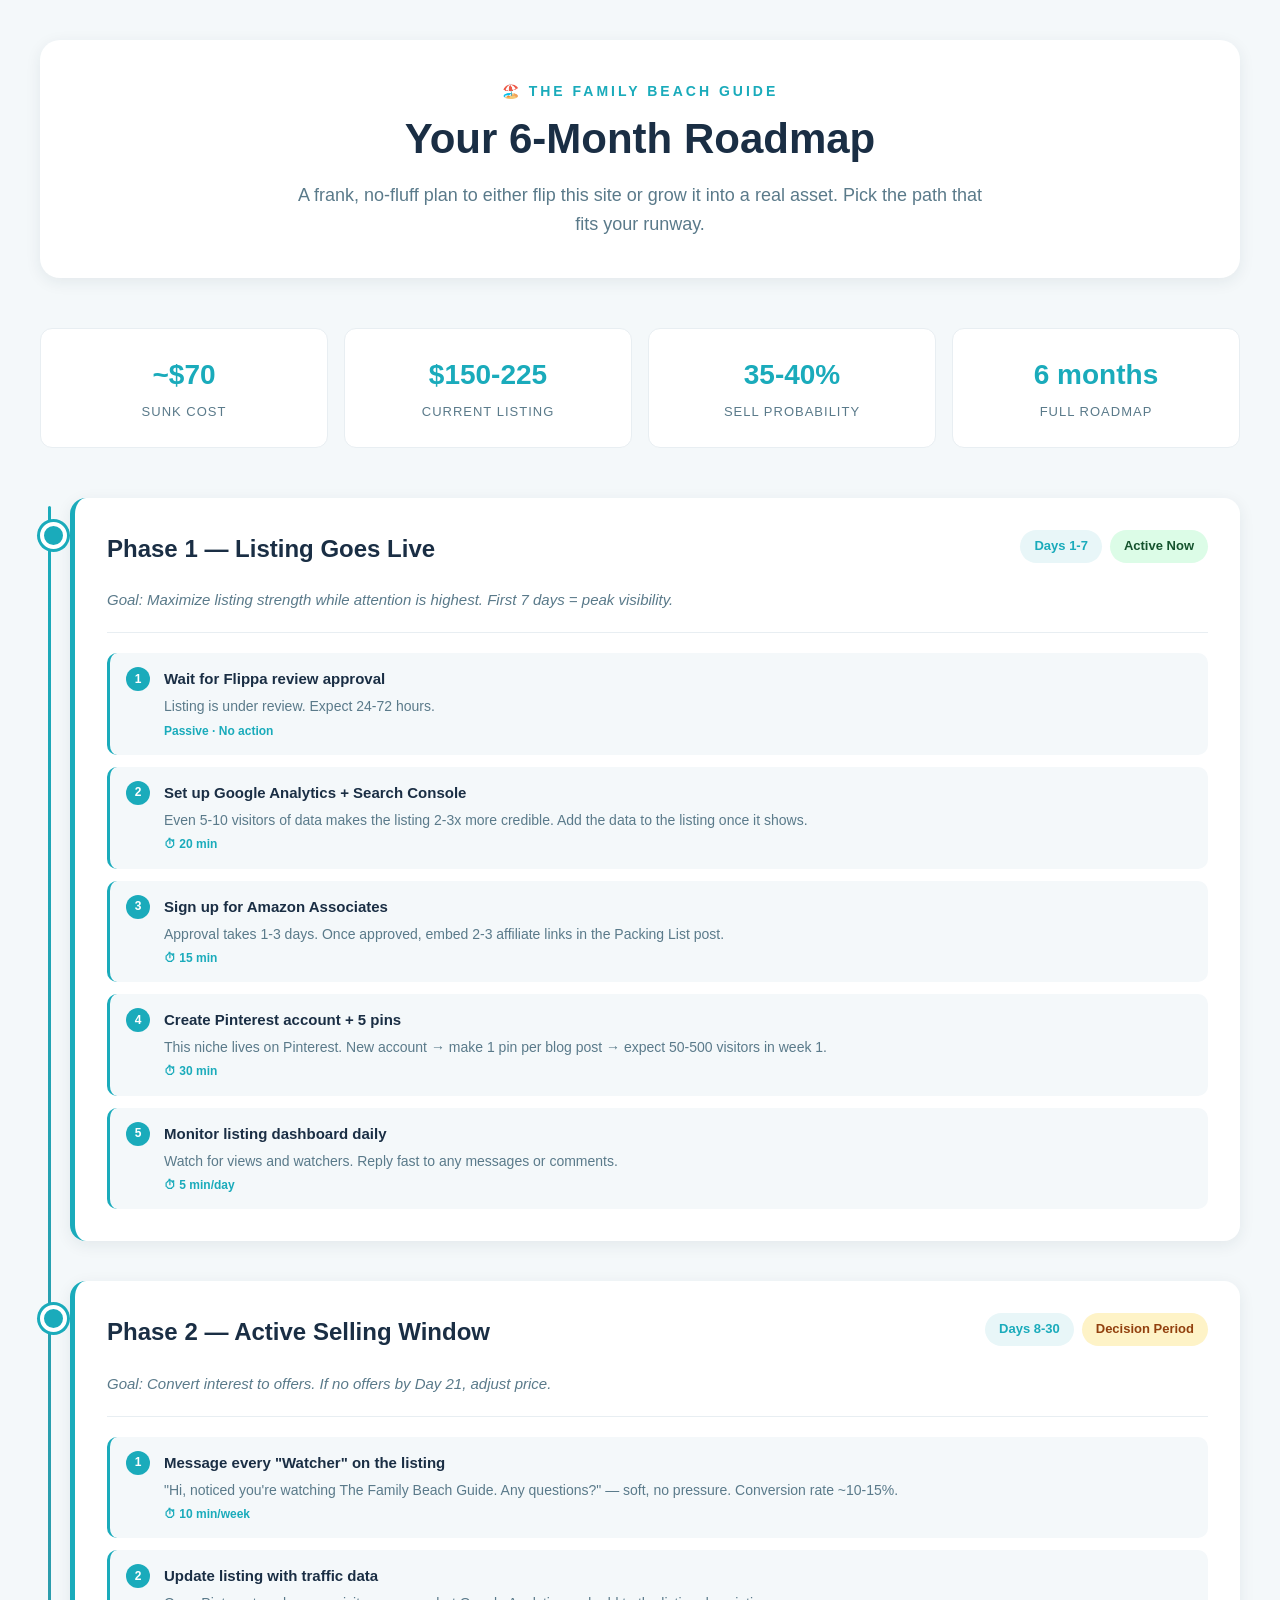
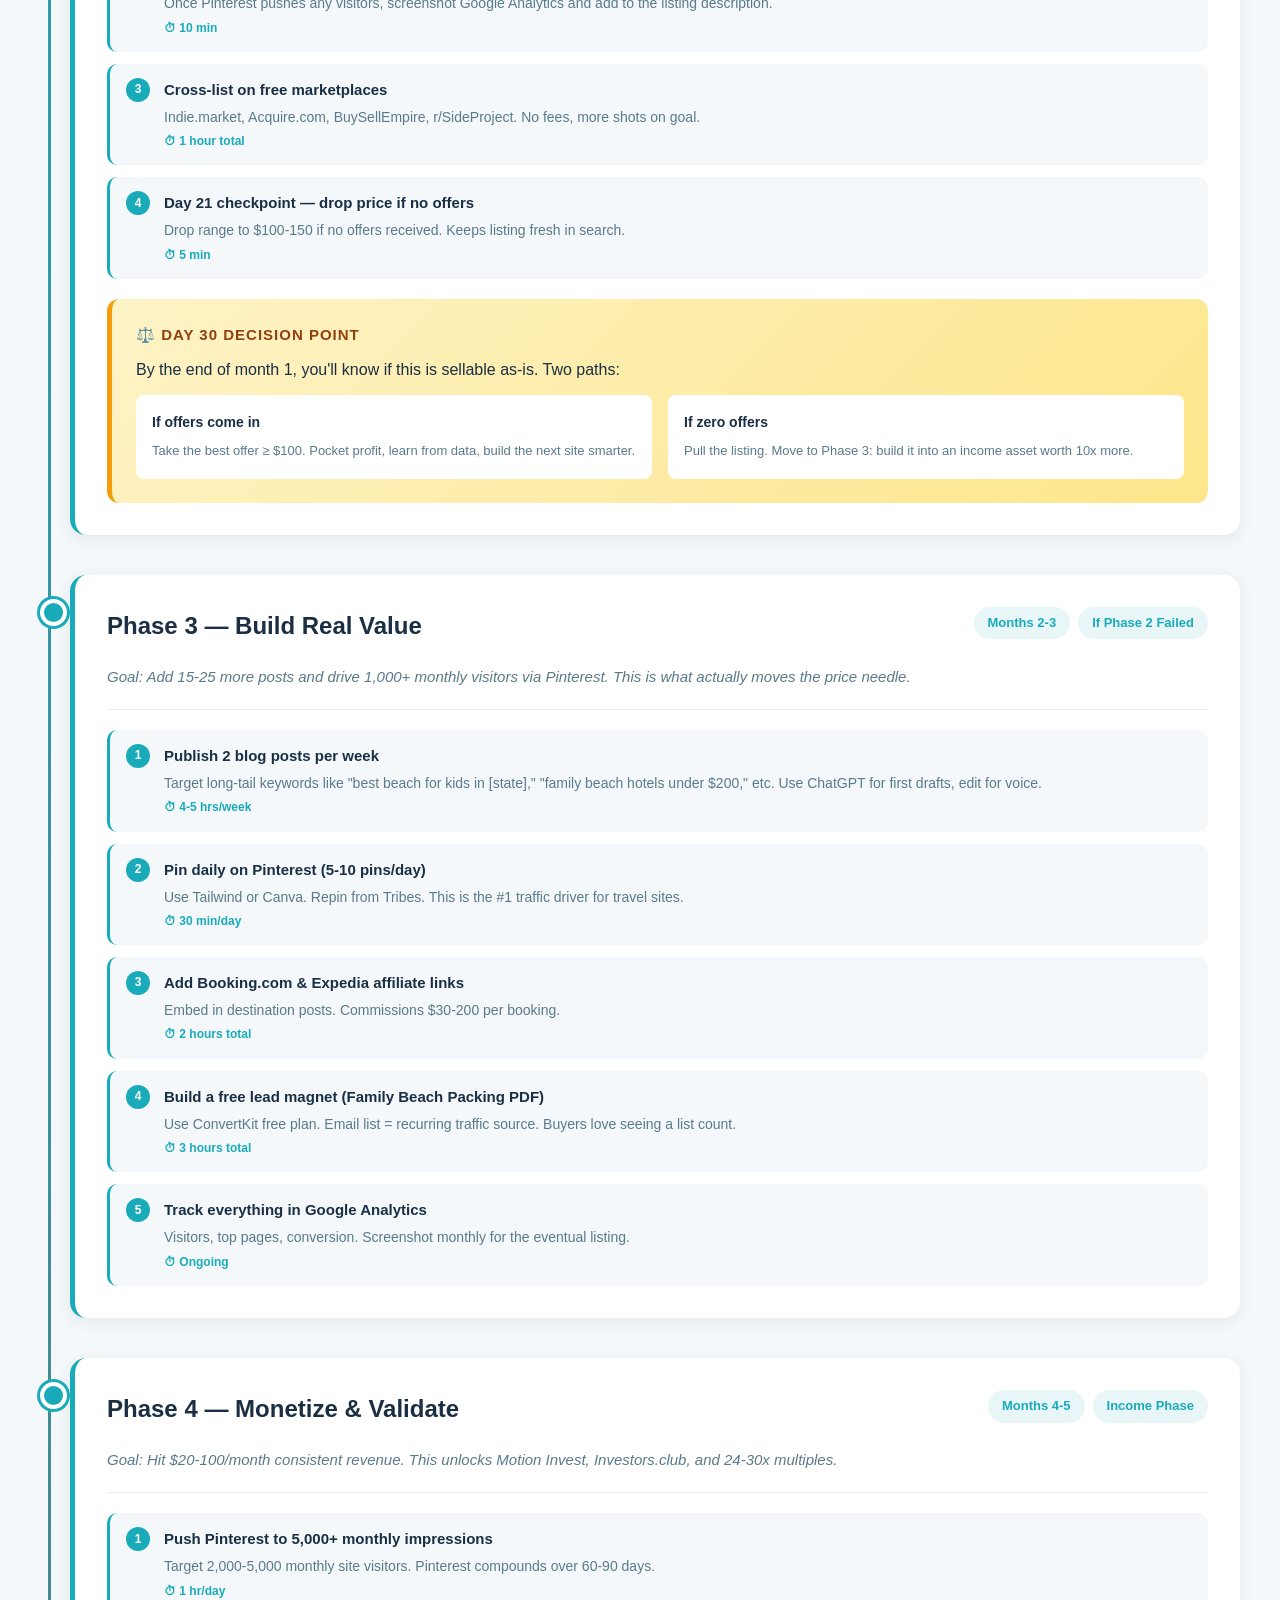
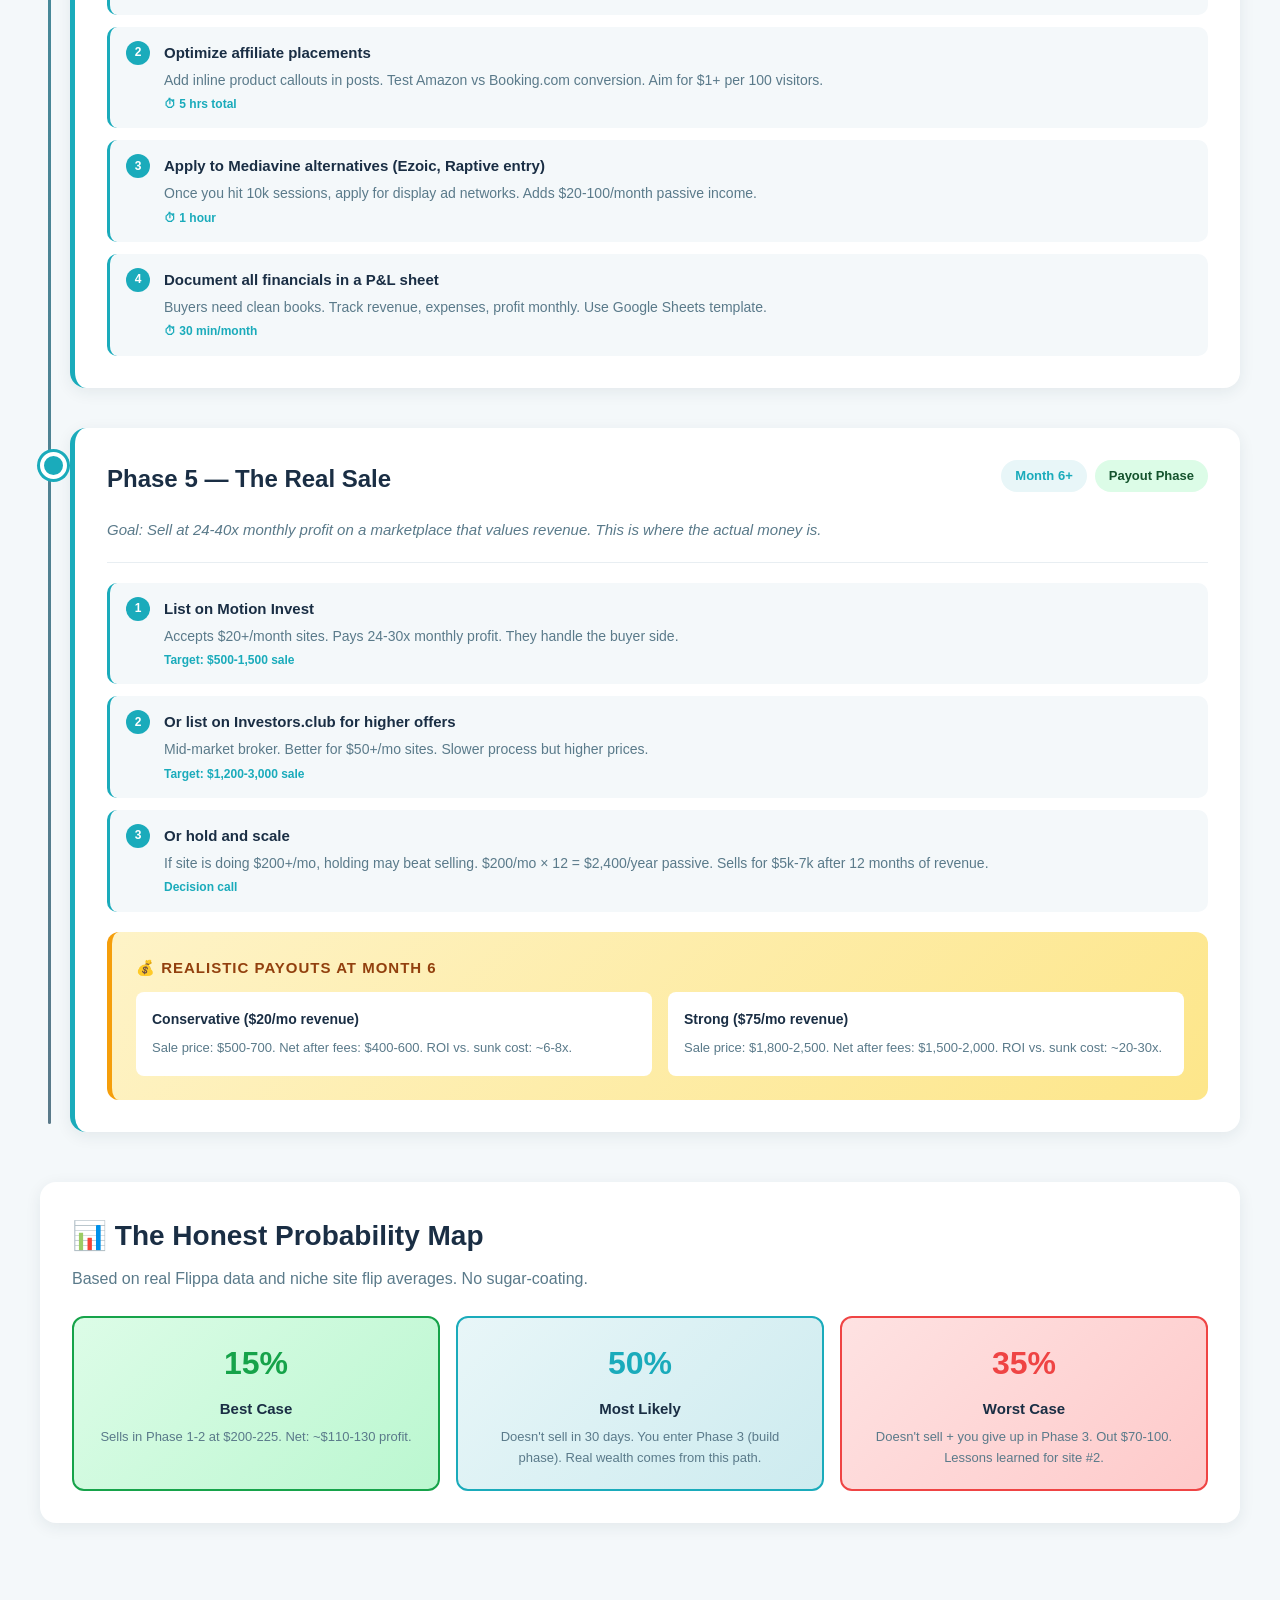
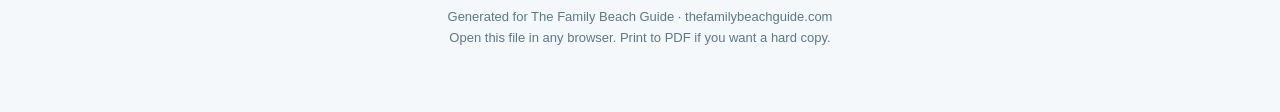
<file: family-beach-guide-roadmap.html>
<!DOCTYPE html>
<html lang="en">
<head>
<meta charset="UTF-8">
<title>The Family Beach Guide — Roadmap</title>
<style>
  :root {
    --teal: #1AABBB;
    --teal-light: #e8f6f8;
    --navy: #1a2e44;
    --slate: #5a7a8a;
    --bg: #f4f8fa;
    --white: #ffffff;
    --green: #16a34a;
    --amber: #f59e0b;
    --red: #ef4444;
    --border: #e8eef2;
    --shadow: 0 4px 16px rgba(26, 46, 68, 0.08);
    --shadow-lg: 0 12px 32px rgba(26, 46, 68, 0.12);
  }
  * { box-sizing: border-box; margin: 0; padding: 0; }
  body {
    font-family: -apple-system, BlinkMacSystemFont, "Segoe UI", Helvetica, Arial, sans-serif;
    background: var(--bg);
    color: var(--navy);
    line-height: 1.6;
    padding: 40px 20px;
  }
  .container { max-width: 1200px; margin: 0 auto; }

  /* Header */
  header {
    text-align: center;
    margin-bottom: 50px;
    padding: 40px;
    background: var(--white);
    border-radius: 20px;
    box-shadow: var(--shadow);
  }
  .logo {
    font-size: 14px;
    color: var(--teal);
    letter-spacing: 3px;
    text-transform: uppercase;
    font-weight: 700;
    margin-bottom: 12px;
  }
  h1 {
    font-size: 42px;
    line-height: 1.2;
    margin-bottom: 16px;
  }
  .subtitle {
    font-size: 18px;
    color: var(--slate);
    max-width: 700px;
    margin: 0 auto;
  }

  /* Stats */
  .stats {
    display: grid;
    grid-template-columns: repeat(4, 1fr);
    gap: 16px;
    margin-bottom: 50px;
  }
  .stat {
    background: var(--white);
    padding: 24px;
    border-radius: 12px;
    text-align: center;
    border: 1px solid var(--border);
  }
  .stat-num {
    font-size: 28px;
    font-weight: 700;
    color: var(--teal);
    margin-bottom: 4px;
  }
  .stat-label {
    font-size: 13px;
    color: var(--slate);
    text-transform: uppercase;
    letter-spacing: 1px;
  }

  /* Timeline */
  .timeline { position: relative; padding-left: 30px; }
  .timeline::before {
    content: '';
    position: absolute;
    left: 8px;
    top: 8px;
    bottom: 8px;
    width: 3px;
    background: linear-gradient(to bottom, var(--teal), var(--slate));
    border-radius: 3px;
  }
  .phase {
    position: relative;
    margin-bottom: 40px;
  }
  .phase::before {
    content: '';
    position: absolute;
    left: -30px;
    top: 24px;
    width: 19px;
    height: 19px;
    background: var(--teal);
    border: 4px solid var(--white);
    border-radius: 50%;
    box-shadow: 0 0 0 3px var(--teal);
  }
  .phase-card {
    background: var(--white);
    border-radius: 16px;
    padding: 32px;
    box-shadow: var(--shadow);
    border-left: 5px solid var(--teal);
  }
  .phase-header {
    display: flex;
    justify-content: space-between;
    align-items: flex-start;
    flex-wrap: wrap;
    gap: 12px;
    margin-bottom: 20px;
  }
  .phase-title {
    font-size: 24px;
    color: var(--navy);
  }
  .phase-meta {
    display: flex;
    gap: 8px;
    flex-wrap: wrap;
  }
  .badge {
    background: var(--teal-light);
    color: var(--teal);
    padding: 6px 14px;
    border-radius: 20px;
    font-size: 13px;
    font-weight: 600;
  }
  .badge.amber { background: #fef3c7; color: #92400e; }
  .badge.green { background: #dcfce7; color: #14532d; }
  .badge.red { background: #fee2e2; color: #991b1b; }
  .phase-goal {
    font-size: 15px;
    color: var(--slate);
    font-style: italic;
    margin-bottom: 20px;
    padding-bottom: 20px;
    border-bottom: 1px solid var(--border);
  }
  .tasks {
    display: grid;
    gap: 12px;
  }
  .task {
    display: flex;
    gap: 14px;
    align-items: flex-start;
    padding: 14px 16px;
    background: var(--bg);
    border-radius: 10px;
    border-left: 3px solid var(--teal);
  }
  .task-num {
    background: var(--teal);
    color: var(--white);
    width: 24px;
    height: 24px;
    min-width: 24px;
    border-radius: 50%;
    display: flex;
    align-items: center;
    justify-content: center;
    font-size: 12px;
    font-weight: 700;
    flex-shrink: 0;
  }
  .task-body { flex: 1; }
  .task-title {
    font-weight: 600;
    margin-bottom: 4px;
    font-size: 15px;
  }
  .task-desc {
    font-size: 14px;
    color: var(--slate);
  }
  .task-time {
    font-size: 12px;
    color: var(--teal);
    font-weight: 600;
    margin-top: 4px;
  }

  /* Decision box */
  .decision {
    background: linear-gradient(135deg, #fef3c7, #fde68a);
    border-left: 5px solid var(--amber);
    padding: 24px;
    border-radius: 12px;
    margin-top: 20px;
  }
  .decision-title {
    font-weight: 700;
    color: #92400e;
    margin-bottom: 10px;
    font-size: 15px;
    text-transform: uppercase;
    letter-spacing: 1px;
  }
  .decision-options {
    display: grid;
    grid-template-columns: 1fr 1fr;
    gap: 16px;
    margin-top: 12px;
  }
  .decision-option {
    background: var(--white);
    padding: 16px;
    border-radius: 8px;
  }
  .decision-option strong {
    color: var(--navy);
    display: block;
    margin-bottom: 4px;
    font-size: 14px;
  }
  .decision-option span {
    font-size: 13px;
    color: var(--slate);
  }

  /* Outcomes */
  .outcomes {
    background: var(--white);
    border-radius: 16px;
    padding: 32px;
    margin-top: 50px;
    box-shadow: var(--shadow);
  }
  .outcomes h2 {
    font-size: 28px;
    margin-bottom: 8px;
  }
  .outcomes-sub {
    color: var(--slate);
    margin-bottom: 24px;
  }
  .outcome-grid {
    display: grid;
    grid-template-columns: repeat(3, 1fr);
    gap: 16px;
  }
  .outcome {
    padding: 20px;
    border-radius: 12px;
    text-align: center;
  }
  .outcome.best {
    background: linear-gradient(135deg, #dcfce7, #bbf7d0);
    border: 2px solid var(--green);
  }
  .outcome.likely {
    background: linear-gradient(135deg, #e8f6f8, #cdebef);
    border: 2px solid var(--teal);
  }
  .outcome.worst {
    background: linear-gradient(135deg, #fee2e2, #fecaca);
    border: 2px solid var(--red);
  }
  .outcome-prob {
    font-size: 32px;
    font-weight: 700;
    margin-bottom: 8px;
  }
  .outcome.best .outcome-prob { color: var(--green); }
  .outcome.likely .outcome-prob { color: var(--teal); }
  .outcome.worst .outcome-prob { color: var(--red); }
  .outcome-label {
    font-weight: 700;
    margin-bottom: 6px;
    font-size: 15px;
  }
  .outcome-desc { font-size: 13px; color: var(--slate); }

  footer {
    text-align: center;
    margin-top: 60px;
    padding: 24px;
    color: var(--slate);
    font-size: 13px;
  }

  @media (max-width: 768px) {
    h1 { font-size: 30px; }
    .stats { grid-template-columns: repeat(2, 1fr); }
    .outcome-grid, .decision-options { grid-template-columns: 1fr; }
    .phase-card { padding: 22px; }
  }
</style>
</head>
<body>
<div class="container">

  <header>
    <div class="logo">🏖️ The Family Beach Guide</div>
    <h1>Your 6-Month Roadmap</h1>
    <p class="subtitle">A frank, no-fluff plan to either flip this site or grow it into a real asset. Pick the path that fits your runway.</p>
  </header>

  <div class="stats">
    <div class="stat">
      <div class="stat-num">~$70</div>
      <div class="stat-label">Sunk Cost</div>
    </div>
    <div class="stat">
      <div class="stat-num">$150-225</div>
      <div class="stat-label">Current Listing</div>
    </div>
    <div class="stat">
      <div class="stat-num">35-40%</div>
      <div class="stat-label">Sell Probability</div>
    </div>
    <div class="stat">
      <div class="stat-num">6 months</div>
      <div class="stat-label">Full Roadmap</div>
    </div>
  </div>

  <div class="timeline">

    <!-- PHASE 1 -->
    <div class="phase">
      <div class="phase-card">
        <div class="phase-header">
          <h2 class="phase-title">Phase 1 — Listing Goes Live</h2>
          <div class="phase-meta">
            <span class="badge">Days 1-7</span>
            <span class="badge green">Active Now</span>
          </div>
        </div>
        <p class="phase-goal">Goal: Maximize listing strength while attention is highest. First 7 days = peak visibility.</p>
        <div class="tasks">
          <div class="task"><div class="task-num">1</div><div class="task-body">
            <div class="task-title">Wait for Flippa review approval</div>
            <div class="task-desc">Listing is under review. Expect 24-72 hours.</div>
            <div class="task-time">Passive · No action</div>
          </div></div>
          <div class="task"><div class="task-num">2</div><div class="task-body">
            <div class="task-title">Set up Google Analytics + Search Console</div>
            <div class="task-desc">Even 5-10 visitors of data makes the listing 2-3x more credible. Add the data to the listing once it shows.</div>
            <div class="task-time">⏱ 20 min</div>
          </div></div>
          <div class="task"><div class="task-num">3</div><div class="task-body">
            <div class="task-title">Sign up for Amazon Associates</div>
            <div class="task-desc">Approval takes 1-3 days. Once approved, embed 2-3 affiliate links in the Packing List post.</div>
            <div class="task-time">⏱ 15 min</div>
          </div></div>
          <div class="task"><div class="task-num">4</div><div class="task-body">
            <div class="task-title">Create Pinterest account + 5 pins</div>
            <div class="task-desc">This niche lives on Pinterest. New account → make 1 pin per blog post → expect 50-500 visitors in week 1.</div>
            <div class="task-time">⏱ 30 min</div>
          </div></div>
          <div class="task"><div class="task-num">5</div><div class="task-body">
            <div class="task-title">Monitor listing dashboard daily</div>
            <div class="task-desc">Watch for views and watchers. Reply fast to any messages or comments.</div>
            <div class="task-time">⏱ 5 min/day</div>
          </div></div>
        </div>
      </div>
    </div>

    <!-- PHASE 2 -->
    <div class="phase">
      <div class="phase-card">
        <div class="phase-header">
          <h2 class="phase-title">Phase 2 — Active Selling Window</h2>
          <div class="phase-meta">
            <span class="badge">Days 8-30</span>
            <span class="badge amber">Decision Period</span>
          </div>
        </div>
        <p class="phase-goal">Goal: Convert interest to offers. If no offers by Day 21, adjust price.</p>
        <div class="tasks">
          <div class="task"><div class="task-num">1</div><div class="task-body">
            <div class="task-title">Message every "Watcher" on the listing</div>
            <div class="task-desc">"Hi, noticed you're watching The Family Beach Guide. Any questions?" — soft, no pressure. Conversion rate ~10-15%.</div>
            <div class="task-time">⏱ 10 min/week</div>
          </div></div>
          <div class="task"><div class="task-num">2</div><div class="task-body">
            <div class="task-title">Update listing with traffic data</div>
            <div class="task-desc">Once Pinterest pushes any visitors, screenshot Google Analytics and add to the listing description.</div>
            <div class="task-time">⏱ 10 min</div>
          </div></div>
          <div class="task"><div class="task-num">3</div><div class="task-body">
            <div class="task-title">Cross-list on free marketplaces</div>
            <div class="task-desc">Indie.market, Acquire.com, BuySellEmpire, r/SideProject. No fees, more shots on goal.</div>
            <div class="task-time">⏱ 1 hour total</div>
          </div></div>
          <div class="task"><div class="task-num">4</div><div class="task-body">
            <div class="task-title">Day 21 checkpoint — drop price if no offers</div>
            <div class="task-desc">Drop range to $100-150 if no offers received. Keeps listing fresh in search.</div>
            <div class="task-time">⏱ 5 min</div>
          </div></div>
        </div>
        <div class="decision">
          <div class="decision-title">⚖️ Day 30 Decision Point</div>
          <p>By the end of month 1, you'll know if this is sellable as-is. Two paths:</p>
          <div class="decision-options">
            <div class="decision-option">
              <strong>If offers come in</strong>
              <span>Take the best offer ≥ $100. Pocket profit, learn from data, build the next site smarter.</span>
            </div>
            <div class="decision-option">
              <strong>If zero offers</strong>
              <span>Pull the listing. Move to Phase 3: build it into an income asset worth 10x more.</span>
            </div>
          </div>
        </div>
      </div>
    </div>

    <!-- PHASE 3 -->
    <div class="phase">
      <div class="phase-card">
        <div class="phase-header">
          <h2 class="phase-title">Phase 3 — Build Real Value</h2>
          <div class="phase-meta">
            <span class="badge">Months 2-3</span>
            <span class="badge">If Phase 2 Failed</span>
          </div>
        </div>
        <p class="phase-goal">Goal: Add 15-25 more posts and drive 1,000+ monthly visitors via Pinterest. This is what actually moves the price needle.</p>
        <div class="tasks">
          <div class="task"><div class="task-num">1</div><div class="task-body">
            <div class="task-title">Publish 2 blog posts per week</div>
            <div class="task-desc">Target long-tail keywords like "best beach for kids in [state]," "family beach hotels under $200," etc. Use ChatGPT for first drafts, edit for voice.</div>
            <div class="task-time">⏱ 4-5 hrs/week</div>
          </div></div>
          <div class="task"><div class="task-num">2</div><div class="task-body">
            <div class="task-title">Pin daily on Pinterest (5-10 pins/day)</div>
            <div class="task-desc">Use Tailwind or Canva. Repin from Tribes. This is the #1 traffic driver for travel sites.</div>
            <div class="task-time">⏱ 30 min/day</div>
          </div></div>
          <div class="task"><div class="task-num">3</div><div class="task-body">
            <div class="task-title">Add Booking.com & Expedia affiliate links</div>
            <div class="task-desc">Embed in destination posts. Commissions $30-200 per booking.</div>
            <div class="task-time">⏱ 2 hours total</div>
          </div></div>
          <div class="task"><div class="task-num">4</div><div class="task-body">
            <div class="task-title">Build a free lead magnet (Family Beach Packing PDF)</div>
            <div class="task-desc">Use ConvertKit free plan. Email list = recurring traffic source. Buyers love seeing a list count.</div>
            <div class="task-time">⏱ 3 hours total</div>
          </div></div>
          <div class="task"><div class="task-num">5</div><div class="task-body">
            <div class="task-title">Track everything in Google Analytics</div>
            <div class="task-desc">Visitors, top pages, conversion. Screenshot monthly for the eventual listing.</div>
            <div class="task-time">⏱ Ongoing</div>
          </div></div>
        </div>
      </div>
    </div>

    <!-- PHASE 4 -->
    <div class="phase">
      <div class="phase-card">
        <div class="phase-header">
          <h2 class="phase-title">Phase 4 — Monetize & Validate</h2>
          <div class="phase-meta">
            <span class="badge">Months 4-5</span>
            <span class="badge">Income Phase</span>
          </div>
        </div>
        <p class="phase-goal">Goal: Hit $20-100/month consistent revenue. This unlocks Motion Invest, Investors.club, and 24-30x multiples.</p>
        <div class="tasks">
          <div class="task"><div class="task-num">1</div><div class="task-body">
            <div class="task-title">Push Pinterest to 5,000+ monthly impressions</div>
            <div class="task-desc">Target 2,000-5,000 monthly site visitors. Pinterest compounds over 60-90 days.</div>
            <div class="task-time">⏱ 1 hr/day</div>
          </div></div>
          <div class="task"><div class="task-num">2</div><div class="task-body">
            <div class="task-title">Optimize affiliate placements</div>
            <div class="task-desc">Add inline product callouts in posts. Test Amazon vs Booking.com conversion. Aim for $1+ per 100 visitors.</div>
            <div class="task-time">⏱ 5 hrs total</div>
          </div></div>
          <div class="task"><div class="task-num">3</div><div class="task-body">
            <div class="task-title">Apply to Mediavine alternatives (Ezoic, Raptive entry)</div>
            <div class="task-desc">Once you hit 10k sessions, apply for display ad networks. Adds $20-100/month passive income.</div>
            <div class="task-time">⏱ 1 hour</div>
          </div></div>
          <div class="task"><div class="task-num">4</div><div class="task-body">
            <div class="task-title">Document all financials in a P&L sheet</div>
            <div class="task-desc">Buyers need clean books. Track revenue, expenses, profit monthly. Use Google Sheets template.</div>
            <div class="task-time">⏱ 30 min/month</div>
          </div></div>
        </div>
      </div>
    </div>

    <!-- PHASE 5 -->
    <div class="phase">
      <div class="phase-card">
        <div class="phase-header">
          <h2 class="phase-title">Phase 5 — The Real Sale</h2>
          <div class="phase-meta">
            <span class="badge">Month 6+</span>
            <span class="badge green">Payout Phase</span>
          </div>
        </div>
        <p class="phase-goal">Goal: Sell at 24-40x monthly profit on a marketplace that values revenue. This is where the actual money is.</p>
        <div class="tasks">
          <div class="task"><div class="task-num">1</div><div class="task-body">
            <div class="task-title">List on Motion Invest</div>
            <div class="task-desc">Accepts $20+/month sites. Pays 24-30x monthly profit. They handle the buyer side.</div>
            <div class="task-time">Target: $500-1,500 sale</div>
          </div></div>
          <div class="task"><div class="task-num">2</div><div class="task-body">
            <div class="task-title">Or list on Investors.club for higher offers</div>
            <div class="task-desc">Mid-market broker. Better for $50+/mo sites. Slower process but higher prices.</div>
            <div class="task-time">Target: $1,200-3,000 sale</div>
          </div></div>
          <div class="task"><div class="task-num">3</div><div class="task-body">
            <div class="task-title">Or hold and scale</div>
            <div class="task-desc">If site is doing $200+/mo, holding may beat selling. $200/mo × 12 = $2,400/year passive. Sells for $5k-7k after 12 months of revenue.</div>
            <div class="task-time">Decision call</div>
          </div></div>
        </div>
        <div class="decision">
          <div class="decision-title">💰 Realistic Payouts at Month 6</div>
          <div class="decision-options">
            <div class="decision-option">
              <strong>Conservative ($20/mo revenue)</strong>
              <span>Sale price: $500-700. Net after fees: $400-600. ROI vs. sunk cost: ~6-8x.</span>
            </div>
            <div class="decision-option">
              <strong>Strong ($75/mo revenue)</strong>
              <span>Sale price: $1,800-2,500. Net after fees: $1,500-2,000. ROI vs. sunk cost: ~20-30x.</span>
            </div>
          </div>
        </div>
      </div>
    </div>

  </div>

  <!-- OUTCOMES -->
  <div class="outcomes">
    <h2>📊 The Honest Probability Map</h2>
    <p class="outcomes-sub">Based on real Flippa data and niche site flip averages. No sugar-coating.</p>
    <div class="outcome-grid">
      <div class="outcome best">
        <div class="outcome-prob">15%</div>
        <div class="outcome-label">Best Case</div>
        <div class="outcome-desc">Sells in Phase 1-2 at $200-225. Net: ~$110-130 profit.</div>
      </div>
      <div class="outcome likely">
        <div class="outcome-prob">50%</div>
        <div class="outcome-label">Most Likely</div>
        <div class="outcome-desc">Doesn't sell in 30 days. You enter Phase 3 (build phase). Real wealth comes from this path.</div>
      </div>
      <div class="outcome worst">
        <div class="outcome-prob">35%</div>
        <div class="outcome-label">Worst Case</div>
        <div class="outcome-desc">Doesn't sell + you give up in Phase 3. Out $70-100. Lessons learned for site #2.</div>
      </div>
    </div>
  </div>

  <footer>
    Generated for The Family Beach Guide · thefamilybeachguide.com<br>
    Open this file in any browser. Print to PDF if you want a hard copy.
  </footer>

</div>
</body>
</html>
</file>
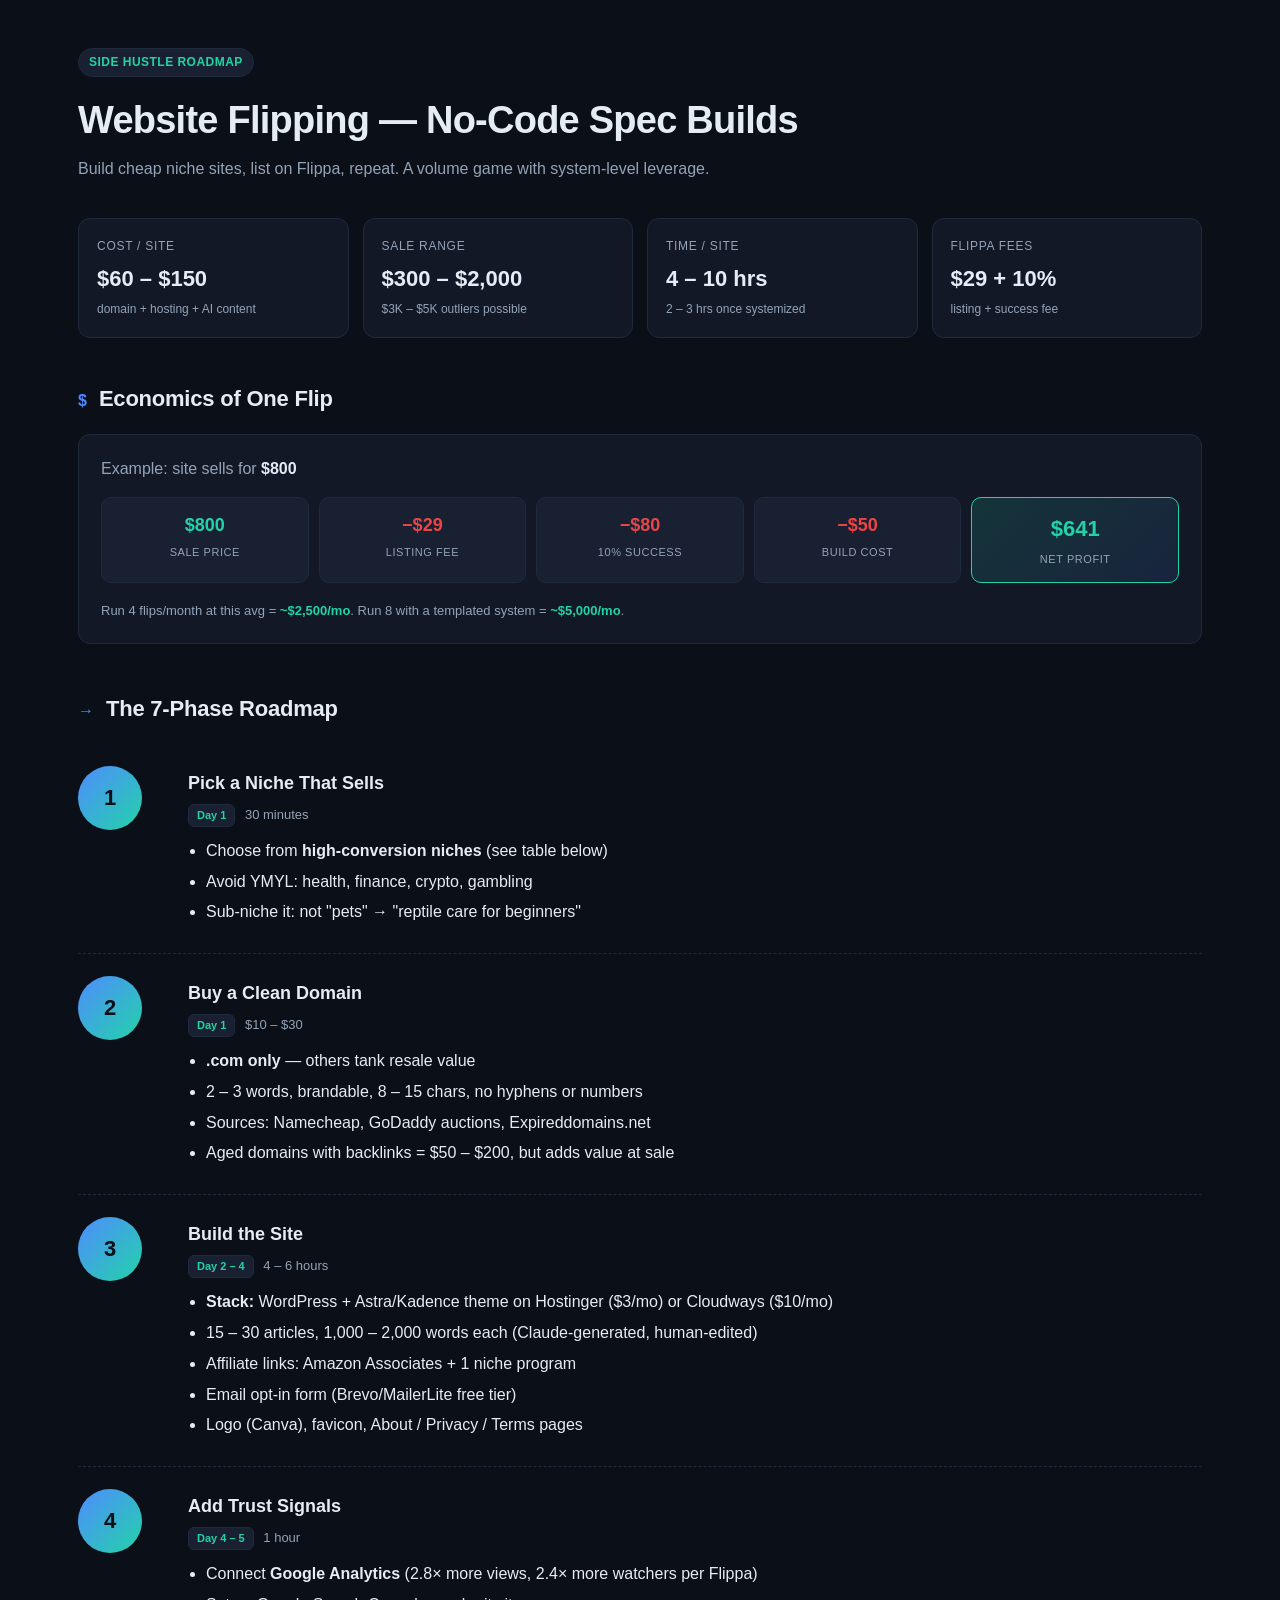
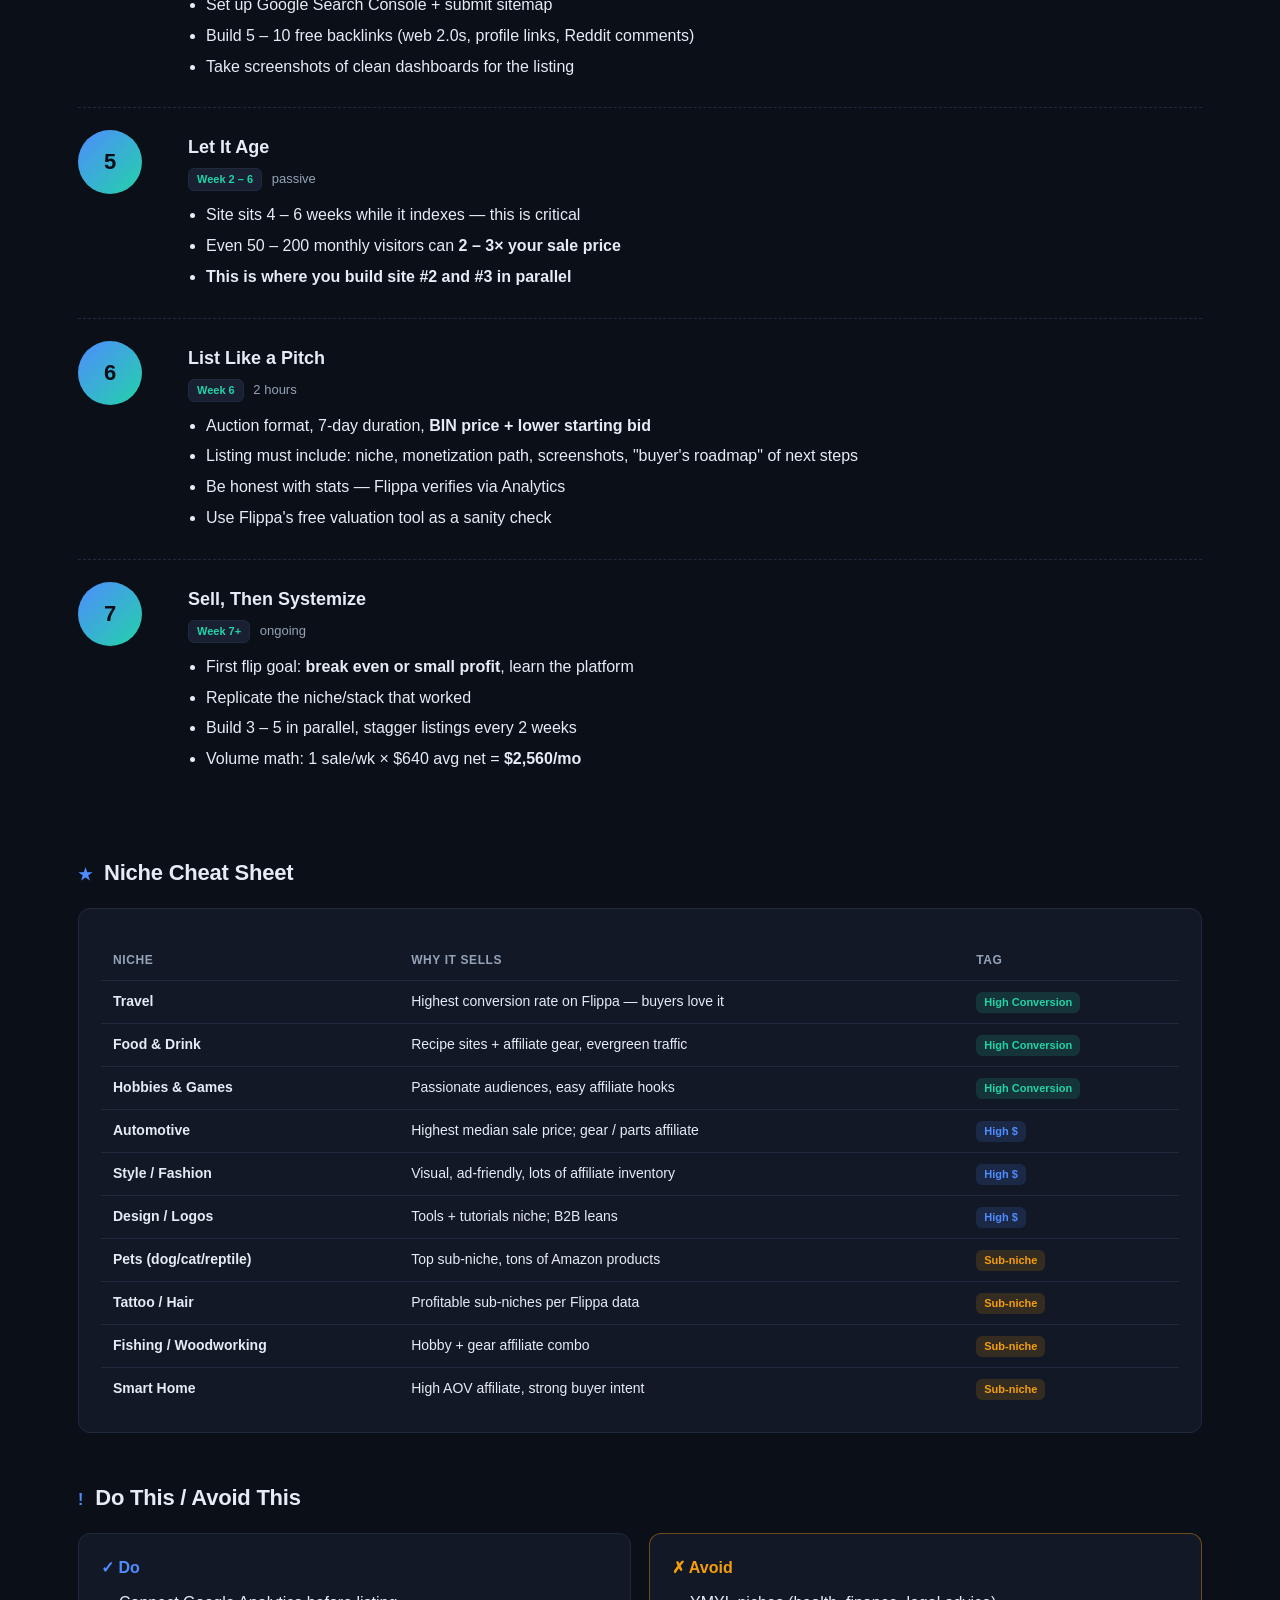
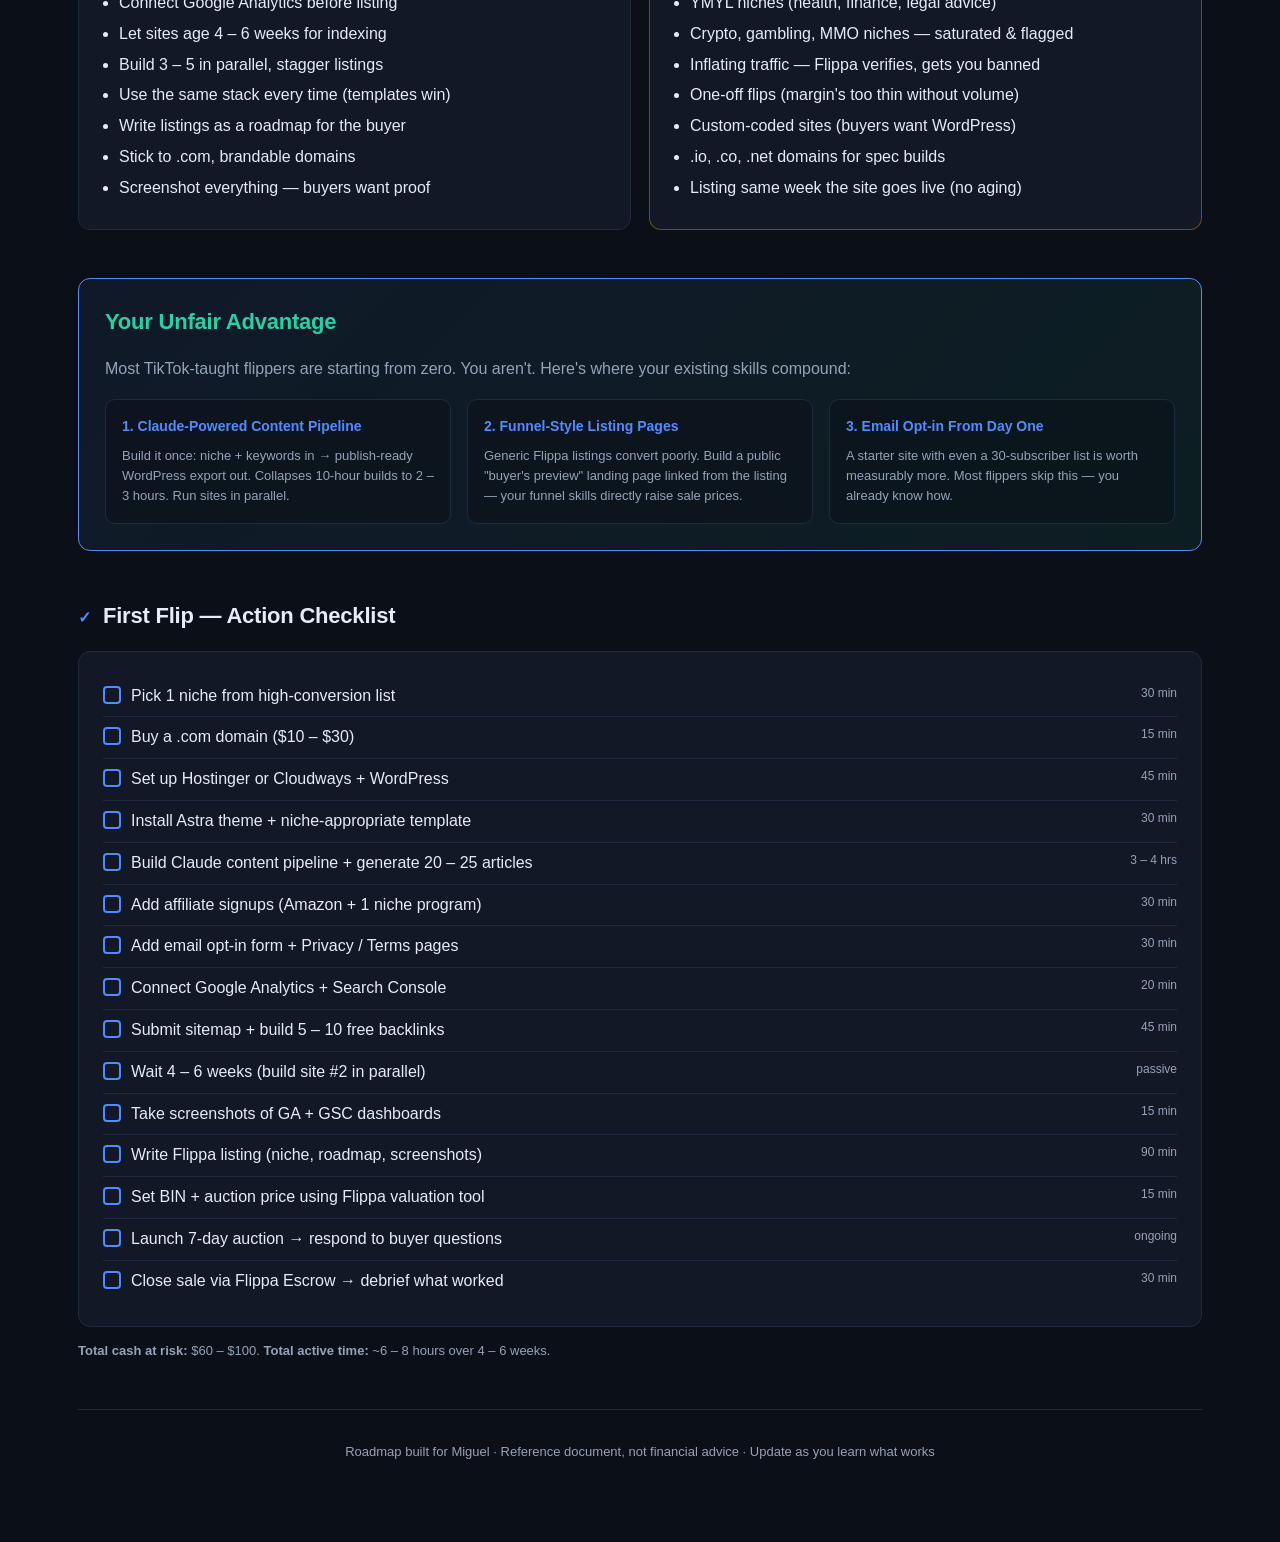
<file: website-flipping-roadmap.html>
<!DOCTYPE html>
<html lang="en">
<head>
<meta charset="UTF-8" />
<meta name="viewport" content="width=device-width, initial-scale=1.0" />
<title>Website Flipping Roadmap — No-Code Spec Builds</title>
<style>
  :root {
    --bg: #0b0f17;
    --panel: #121826;
    --panel-2: #182032;
    --border: #1f2a3f;
    --text: #e6ecf5;
    --muted: #94a3b8;
    --accent: #4f8cff;
    --accent-2: #22d3a8;
    --warn: #f59e0b;
    --danger: #ef4444;
  }
  * { box-sizing: border-box; }
  html, body { margin: 0; padding: 0; background: var(--bg); color: var(--text); font-family: -apple-system, BlinkMacSystemFont, "Segoe UI", Roboto, sans-serif; line-height: 1.55; }
  .wrap { max-width: 1180px; margin: 0 auto; padding: 48px 28px 80px; }
  header { margin-bottom: 36px; }
  h1 { font-size: 38px; margin: 0 0 8px; letter-spacing: -0.02em; }
  h2 { font-size: 22px; margin: 0 0 18px; letter-spacing: -0.01em; }
  h3 { font-size: 16px; margin: 0 0 10px; }
  .subtitle { color: var(--muted); font-size: 16px; margin: 0; }
  .badge { display: inline-block; padding: 4px 10px; border-radius: 999px; background: var(--panel-2); color: var(--accent-2); font-size: 12px; font-weight: 600; letter-spacing: 0.04em; text-transform: uppercase; margin-bottom: 14px; border: 1px solid var(--border); }

  /* Stats row */
  .stats { display: grid; grid-template-columns: repeat(4, 1fr); gap: 14px; margin-bottom: 44px; }
  .stat { background: var(--panel); border: 1px solid var(--border); border-radius: 12px; padding: 18px; }
  .stat .label { color: var(--muted); font-size: 12px; text-transform: uppercase; letter-spacing: 0.06em; }
  .stat .value { font-size: 22px; font-weight: 700; margin-top: 6px; }
  .stat .sub { color: var(--muted); font-size: 12px; margin-top: 4px; }

  /* Phase timeline */
  .phases { position: relative; margin-bottom: 56px; }
  .phase { display: grid; grid-template-columns: 88px 1fr; gap: 22px; padding: 22px 0; border-bottom: 1px dashed var(--border); }
  .phase:last-child { border-bottom: none; }
  .phase-num { width: 64px; height: 64px; border-radius: 50%; background: linear-gradient(135deg, var(--accent), var(--accent-2)); display: flex; align-items: center; justify-content: center; font-weight: 800; font-size: 22px; color: #0b0f17; }
  .phase-body h3 { font-size: 18px; margin: 4px 0 6px; }
  .phase-meta { color: var(--muted); font-size: 13px; margin-bottom: 12px; }
  .phase-body ul { margin: 8px 0 0 18px; padding: 0; }
  .phase-body li { margin-bottom: 6px; }
  .pill { display: inline-block; padding: 2px 8px; border-radius: 6px; background: var(--panel-2); border: 1px solid var(--border); color: var(--accent-2); font-size: 11px; font-weight: 600; margin-right: 6px; }

  /* Two-column grid */
  .grid-2 { display: grid; grid-template-columns: 1fr 1fr; gap: 18px; margin-bottom: 44px; }
  .card { background: var(--panel); border: 1px solid var(--border); border-radius: 12px; padding: 22px; }
  .card.warn { border-color: rgba(245, 158, 11, 0.4); }
  .card h3 { color: var(--accent); }
  .card.warn h3 { color: var(--warn); }
  .card ul { margin: 10px 0 0 18px; padding: 0; }
  .card li { margin-bottom: 6px; }

  /* Niche table */
  table { width: 100%; border-collapse: collapse; margin-top: 10px; }
  th, td { text-align: left; padding: 10px 12px; border-bottom: 1px solid var(--border); font-size: 14px; }
  th { color: var(--muted); font-weight: 600; font-size: 12px; text-transform: uppercase; letter-spacing: 0.05em; }
  tr:last-child td { border-bottom: none; }
  .tag { display: inline-block; padding: 2px 8px; border-radius: 6px; font-size: 11px; font-weight: 700; }
  .tag-conv { background: rgba(34, 211, 168, 0.15); color: var(--accent-2); }
  .tag-price { background: rgba(79, 140, 255, 0.15); color: var(--accent); }
  .tag-niche { background: rgba(245, 158, 11, 0.15); color: var(--warn); }

  /* Money flow */
  .flow { display: grid; grid-template-columns: repeat(5, 1fr); gap: 10px; margin-top: 14px; }
  .flow-step { background: var(--panel-2); border: 1px solid var(--border); border-radius: 10px; padding: 14px; text-align: center; position: relative; }
  .flow-step .amt { font-size: 18px; font-weight: 700; color: var(--accent-2); }
  .flow-step .lbl { color: var(--muted); font-size: 11px; text-transform: uppercase; letter-spacing: 0.05em; margin-top: 4px; }
  .flow-step.profit { background: linear-gradient(135deg, rgba(34, 211, 168, 0.15), rgba(79, 140, 255, 0.1)); border-color: var(--accent-2); }
  .flow-step.profit .amt { color: var(--accent-2); font-size: 22px; }

  /* Checklist */
  .checklist { background: var(--panel); border: 1px solid var(--border); border-radius: 12px; padding: 24px; }
  .check-item { display: flex; align-items: flex-start; gap: 10px; padding: 8px 0; border-bottom: 1px solid var(--border); }
  .check-item:last-child { border-bottom: none; }
  .check-box { width: 18px; height: 18px; border: 2px solid var(--accent); border-radius: 4px; flex-shrink: 0; margin-top: 2px; }
  .check-item .desc { flex: 1; }
  .check-item .time { color: var(--muted); font-size: 12px; white-space: nowrap; }

  /* Edge section */
  .edge { background: linear-gradient(135deg, rgba(79, 140, 255, 0.08), rgba(34, 211, 168, 0.08)); border: 1px solid var(--accent); border-radius: 12px; padding: 26px; margin-bottom: 44px; }
  .edge h2 { color: var(--accent-2); }
  .edge-grid { display: grid; grid-template-columns: repeat(3, 1fr); gap: 16px; margin-top: 18px; }
  .edge-card { background: rgba(11, 15, 23, 0.5); border: 1px solid var(--border); border-radius: 10px; padding: 16px; }
  .edge-card h4 { margin: 0 0 8px; font-size: 14px; color: var(--accent); }
  .edge-card p { margin: 0; color: var(--muted); font-size: 13px; }

  section { margin-bottom: 48px; }
  .section-title { display: flex; align-items: baseline; gap: 12px; margin-bottom: 18px; }
  .section-title h2 { margin: 0; }
  .section-title .num { color: var(--accent); font-weight: 700; }

  footer { color: var(--muted); font-size: 13px; text-align: center; padding-top: 32px; border-top: 1px solid var(--border); }

  @media (max-width: 880px) {
    .stats { grid-template-columns: repeat(2, 1fr); }
    .grid-2 { grid-template-columns: 1fr; }
    .flow { grid-template-columns: 1fr 1fr; }
    .edge-grid { grid-template-columns: 1fr; }
    h1 { font-size: 28px; }
  }
</style>
</head>
<body>
<div class="wrap">

<header>
  <span class="badge">Side Hustle Roadmap</span>
  <h1>Website Flipping — No-Code Spec Builds</h1>
  <p class="subtitle">Build cheap niche sites, list on Flippa, repeat. A volume game with system-level leverage.</p>
</header>

<!-- STATS ROW -->
<div class="stats">
  <div class="stat">
    <div class="label">Cost / Site</div>
    <div class="value">$60 – $150</div>
    <div class="sub">domain + hosting + AI content</div>
  </div>
  <div class="stat">
    <div class="label">Sale Range</div>
    <div class="value">$300 – $2,000</div>
    <div class="sub">$3K – $5K outliers possible</div>
  </div>
  <div class="stat">
    <div class="label">Time / Site</div>
    <div class="value">4 – 10 hrs</div>
    <div class="sub">2 – 3 hrs once systemized</div>
  </div>
  <div class="stat">
    <div class="label">Flippa Fees</div>
    <div class="value">$29 + 10%</div>
    <div class="sub">listing + success fee</div>
  </div>
</div>

<!-- ECONOMICS -->
<section>
  <div class="section-title"><span class="num">$</span><h2>Economics of One Flip</h2></div>
  <div class="card">
    <p style="margin-top:0;color:var(--muted);">Example: site sells for <strong style="color:var(--text)">$800</strong></p>
    <div class="flow">
      <div class="flow-step"><div class="amt">$800</div><div class="lbl">Sale Price</div></div>
      <div class="flow-step"><div class="amt" style="color:var(--danger)">−$29</div><div class="lbl">Listing Fee</div></div>
      <div class="flow-step"><div class="amt" style="color:var(--danger)">−$80</div><div class="lbl">10% Success</div></div>
      <div class="flow-step"><div class="amt" style="color:var(--danger)">−$50</div><div class="lbl">Build Cost</div></div>
      <div class="flow-step profit"><div class="amt">$641</div><div class="lbl">Net Profit</div></div>
    </div>
    <p style="color:var(--muted);font-size:13px;margin-top:18px;margin-bottom:0;">Run 4 flips/month at this avg = <strong style="color:var(--accent-2)">~$2,500/mo</strong>. Run 8 with a templated system = <strong style="color:var(--accent-2)">~$5,000/mo</strong>.</p>
  </div>
</section>

<!-- 7-PHASE ROADMAP -->
<section>
  <div class="section-title"><span class="num">→</span><h2>The 7-Phase Roadmap</h2></div>
  <div class="phases">

    <div class="phase">
      <div class="phase-num">1</div>
      <div class="phase-body">
        <h3>Pick a Niche That Sells</h3>
        <div class="phase-meta"><span class="pill">Day 1</span> 30 minutes</div>
        <ul>
          <li>Choose from <strong>high-conversion niches</strong> (see table below)</li>
          <li>Avoid YMYL: health, finance, crypto, gambling</li>
          <li>Sub-niche it: not "pets" → "reptile care for beginners"</li>
        </ul>
      </div>
    </div>

    <div class="phase">
      <div class="phase-num">2</div>
      <div class="phase-body">
        <h3>Buy a Clean Domain</h3>
        <div class="phase-meta"><span class="pill">Day 1</span> $10 – $30</div>
        <ul>
          <li><strong>.com only</strong> — others tank resale value</li>
          <li>2 – 3 words, brandable, 8 – 15 chars, no hyphens or numbers</li>
          <li>Sources: Namecheap, GoDaddy auctions, Expireddomains.net</li>
          <li>Aged domains with backlinks = $50 – $200, but adds value at sale</li>
        </ul>
      </div>
    </div>

    <div class="phase">
      <div class="phase-num">3</div>
      <div class="phase-body">
        <h3>Build the Site</h3>
        <div class="phase-meta"><span class="pill">Day 2 – 4</span> 4 – 6 hours</div>
        <ul>
          <li><strong>Stack:</strong> WordPress + Astra/Kadence theme on Hostinger ($3/mo) or Cloudways ($10/mo)</li>
          <li>15 – 30 articles, 1,000 – 2,000 words each (Claude-generated, human-edited)</li>
          <li>Affiliate links: Amazon Associates + 1 niche program</li>
          <li>Email opt-in form (Brevo/MailerLite free tier)</li>
          <li>Logo (Canva), favicon, About / Privacy / Terms pages</li>
        </ul>
      </div>
    </div>

    <div class="phase">
      <div class="phase-num">4</div>
      <div class="phase-body">
        <h3>Add Trust Signals</h3>
        <div class="phase-meta"><span class="pill">Day 4 – 5</span> 1 hour</div>
        <ul>
          <li>Connect <strong>Google Analytics</strong> (2.8× more views, 2.4× more watchers per Flippa)</li>
          <li>Set up Google Search Console + submit sitemap</li>
          <li>Build 5 – 10 free backlinks (web 2.0s, profile links, Reddit comments)</li>
          <li>Take screenshots of clean dashboards for the listing</li>
        </ul>
      </div>
    </div>

    <div class="phase">
      <div class="phase-num">5</div>
      <div class="phase-body">
        <h3>Let It Age</h3>
        <div class="phase-meta"><span class="pill">Week 2 – 6</span> passive</div>
        <ul>
          <li>Site sits 4 – 6 weeks while it indexes — this is critical</li>
          <li>Even 50 – 200 monthly visitors can <strong>2 – 3× your sale price</strong></li>
          <li><strong>This is where you build site #2 and #3 in parallel</strong></li>
        </ul>
      </div>
    </div>

    <div class="phase">
      <div class="phase-num">6</div>
      <div class="phase-body">
        <h3>List Like a Pitch</h3>
        <div class="phase-meta"><span class="pill">Week 6</span> 2 hours</div>
        <ul>
          <li>Auction format, 7-day duration, <strong>BIN price + lower starting bid</strong></li>
          <li>Listing must include: niche, monetization path, screenshots, "buyer's roadmap" of next steps</li>
          <li>Be honest with stats — Flippa verifies via Analytics</li>
          <li>Use Flippa's free valuation tool as a sanity check</li>
        </ul>
      </div>
    </div>

    <div class="phase">
      <div class="phase-num">7</div>
      <div class="phase-body">
        <h3>Sell, Then Systemize</h3>
        <div class="phase-meta"><span class="pill">Week 7+</span> ongoing</div>
        <ul>
          <li>First flip goal: <strong>break even or small profit</strong>, learn the platform</li>
          <li>Replicate the niche/stack that worked</li>
          <li>Build 3 – 5 in parallel, stagger listings every 2 weeks</li>
          <li>Volume math: 1 sale/wk × $640 avg net = <strong>$2,560/mo</strong></li>
        </ul>
      </div>
    </div>

  </div>
</section>

<!-- NICHE TABLE -->
<section>
  <div class="section-title"><span class="num">★</span><h2>Niche Cheat Sheet</h2></div>
  <div class="card">
    <table>
      <thead>
        <tr><th>Niche</th><th>Why It Sells</th><th>Tag</th></tr>
      </thead>
      <tbody>
        <tr><td><strong>Travel</strong></td><td>Highest conversion rate on Flippa — buyers love it</td><td><span class="tag tag-conv">High Conversion</span></td></tr>
        <tr><td><strong>Food &amp; Drink</strong></td><td>Recipe sites + affiliate gear, evergreen traffic</td><td><span class="tag tag-conv">High Conversion</span></td></tr>
        <tr><td><strong>Hobbies &amp; Games</strong></td><td>Passionate audiences, easy affiliate hooks</td><td><span class="tag tag-conv">High Conversion</span></td></tr>
        <tr><td><strong>Automotive</strong></td><td>Highest median sale price; gear / parts affiliate</td><td><span class="tag tag-price">High $</span></td></tr>
        <tr><td><strong>Style / Fashion</strong></td><td>Visual, ad-friendly, lots of affiliate inventory</td><td><span class="tag tag-price">High $</span></td></tr>
        <tr><td><strong>Design / Logos</strong></td><td>Tools + tutorials niche; B2B leans</td><td><span class="tag tag-price">High $</span></td></tr>
        <tr><td><strong>Pets (dog/cat/reptile)</strong></td><td>Top sub-niche, tons of Amazon products</td><td><span class="tag tag-niche">Sub-niche</span></td></tr>
        <tr><td><strong>Tattoo / Hair</strong></td><td>Profitable sub-niches per Flippa data</td><td><span class="tag tag-niche">Sub-niche</span></td></tr>
        <tr><td><strong>Fishing / Woodworking</strong></td><td>Hobby + gear affiliate combo</td><td><span class="tag tag-niche">Sub-niche</span></td></tr>
        <tr><td><strong>Smart Home</strong></td><td>High AOV affiliate, strong buyer intent</td><td><span class="tag tag-niche">Sub-niche</span></td></tr>
      </tbody>
    </table>
  </div>
</section>

<!-- DOS AND DONTS -->
<section>
  <div class="section-title"><span class="num">!</span><h2>Do This / Avoid This</h2></div>
  <div class="grid-2">
    <div class="card">
      <h3>✓ Do</h3>
      <ul>
        <li>Connect Google Analytics before listing</li>
        <li>Let sites age 4 – 6 weeks for indexing</li>
        <li>Build 3 – 5 in parallel, stagger listings</li>
        <li>Use the same stack every time (templates win)</li>
        <li>Write listings as a roadmap for the buyer</li>
        <li>Stick to .com, brandable domains</li>
        <li>Screenshot everything — buyers want proof</li>
      </ul>
    </div>
    <div class="card warn">
      <h3>✗ Avoid</h3>
      <ul>
        <li>YMYL niches (health, finance, legal advice)</li>
        <li>Crypto, gambling, MMO niches — saturated &amp; flagged</li>
        <li>Inflating traffic — Flippa verifies, gets you banned</li>
        <li>One-off flips (margin's too thin without volume)</li>
        <li>Custom-coded sites (buyers want WordPress)</li>
        <li>.io, .co, .net domains for spec builds</li>
        <li>Listing same week the site goes live (no aging)</li>
      </ul>
    </div>
  </div>
</section>

<!-- YOUR EDGE -->
<section>
  <div class="edge">
    <h2>Your Unfair Advantage</h2>
    <p style="color:var(--muted);margin:0;">Most TikTok-taught flippers are starting from zero. You aren't. Here's where your existing skills compound:</p>
    <div class="edge-grid">
      <div class="edge-card">
        <h4>1. Claude-Powered Content Pipeline</h4>
        <p>Build it once: niche + keywords in → publish-ready WordPress export out. Collapses 10-hour builds to 2 – 3 hours. Run sites in parallel.</p>
      </div>
      <div class="edge-card">
        <h4>2. Funnel-Style Listing Pages</h4>
        <p>Generic Flippa listings convert poorly. Build a public "buyer's preview" landing page linked from the listing — your funnel skills directly raise sale prices.</p>
      </div>
      <div class="edge-card">
        <h4>3. Email Opt-in From Day One</h4>
        <p>A starter site with even a 30-subscriber list is worth measurably more. Most flippers skip this — you already know how.</p>
      </div>
    </div>
  </div>
</section>

<!-- FIRST FLIP CHECKLIST -->
<section>
  <div class="section-title"><span class="num">✓</span><h2>First Flip — Action Checklist</h2></div>
  <div class="checklist">
    <div class="check-item"><div class="check-box"></div><div class="desc">Pick 1 niche from high-conversion list</div><div class="time">30 min</div></div>
    <div class="check-item"><div class="check-box"></div><div class="desc">Buy a .com domain ($10 – $30)</div><div class="time">15 min</div></div>
    <div class="check-item"><div class="check-box"></div><div class="desc">Set up Hostinger or Cloudways + WordPress</div><div class="time">45 min</div></div>
    <div class="check-item"><div class="check-box"></div><div class="desc">Install Astra theme + niche-appropriate template</div><div class="time">30 min</div></div>
    <div class="check-item"><div class="check-box"></div><div class="desc">Build Claude content pipeline + generate 20 – 25 articles</div><div class="time">3 – 4 hrs</div></div>
    <div class="check-item"><div class="check-box"></div><div class="desc">Add affiliate signups (Amazon + 1 niche program)</div><div class="time">30 min</div></div>
    <div class="check-item"><div class="check-box"></div><div class="desc">Add email opt-in form + Privacy / Terms pages</div><div class="time">30 min</div></div>
    <div class="check-item"><div class="check-box"></div><div class="desc">Connect Google Analytics + Search Console</div><div class="time">20 min</div></div>
    <div class="check-item"><div class="check-box"></div><div class="desc">Submit sitemap + build 5 – 10 free backlinks</div><div class="time">45 min</div></div>
    <div class="check-item"><div class="check-box"></div><div class="desc">Wait 4 – 6 weeks (build site #2 in parallel)</div><div class="time">passive</div></div>
    <div class="check-item"><div class="check-box"></div><div class="desc">Take screenshots of GA + GSC dashboards</div><div class="time">15 min</div></div>
    <div class="check-item"><div class="check-box"></div><div class="desc">Write Flippa listing (niche, roadmap, screenshots)</div><div class="time">90 min</div></div>
    <div class="check-item"><div class="check-box"></div><div class="desc">Set BIN + auction price using Flippa valuation tool</div><div class="time">15 min</div></div>
    <div class="check-item"><div class="check-box"></div><div class="desc">Launch 7-day auction → respond to buyer questions</div><div class="time">ongoing</div></div>
    <div class="check-item"><div class="check-box"></div><div class="desc">Close sale via Flippa Escrow → debrief what worked</div><div class="time">30 min</div></div>
  </div>
  <p style="color:var(--muted);font-size:13px;margin-top:14px;"><strong>Total cash at risk:</strong> $60 – $100. <strong>Total active time:</strong> ~6 – 8 hours over 4 – 6 weeks.</p>
</section>

<footer>
  Roadmap built for Miguel · Reference document, not financial advice · Update as you learn what works
</footer>

</div>
</body>
</html>
</file>
